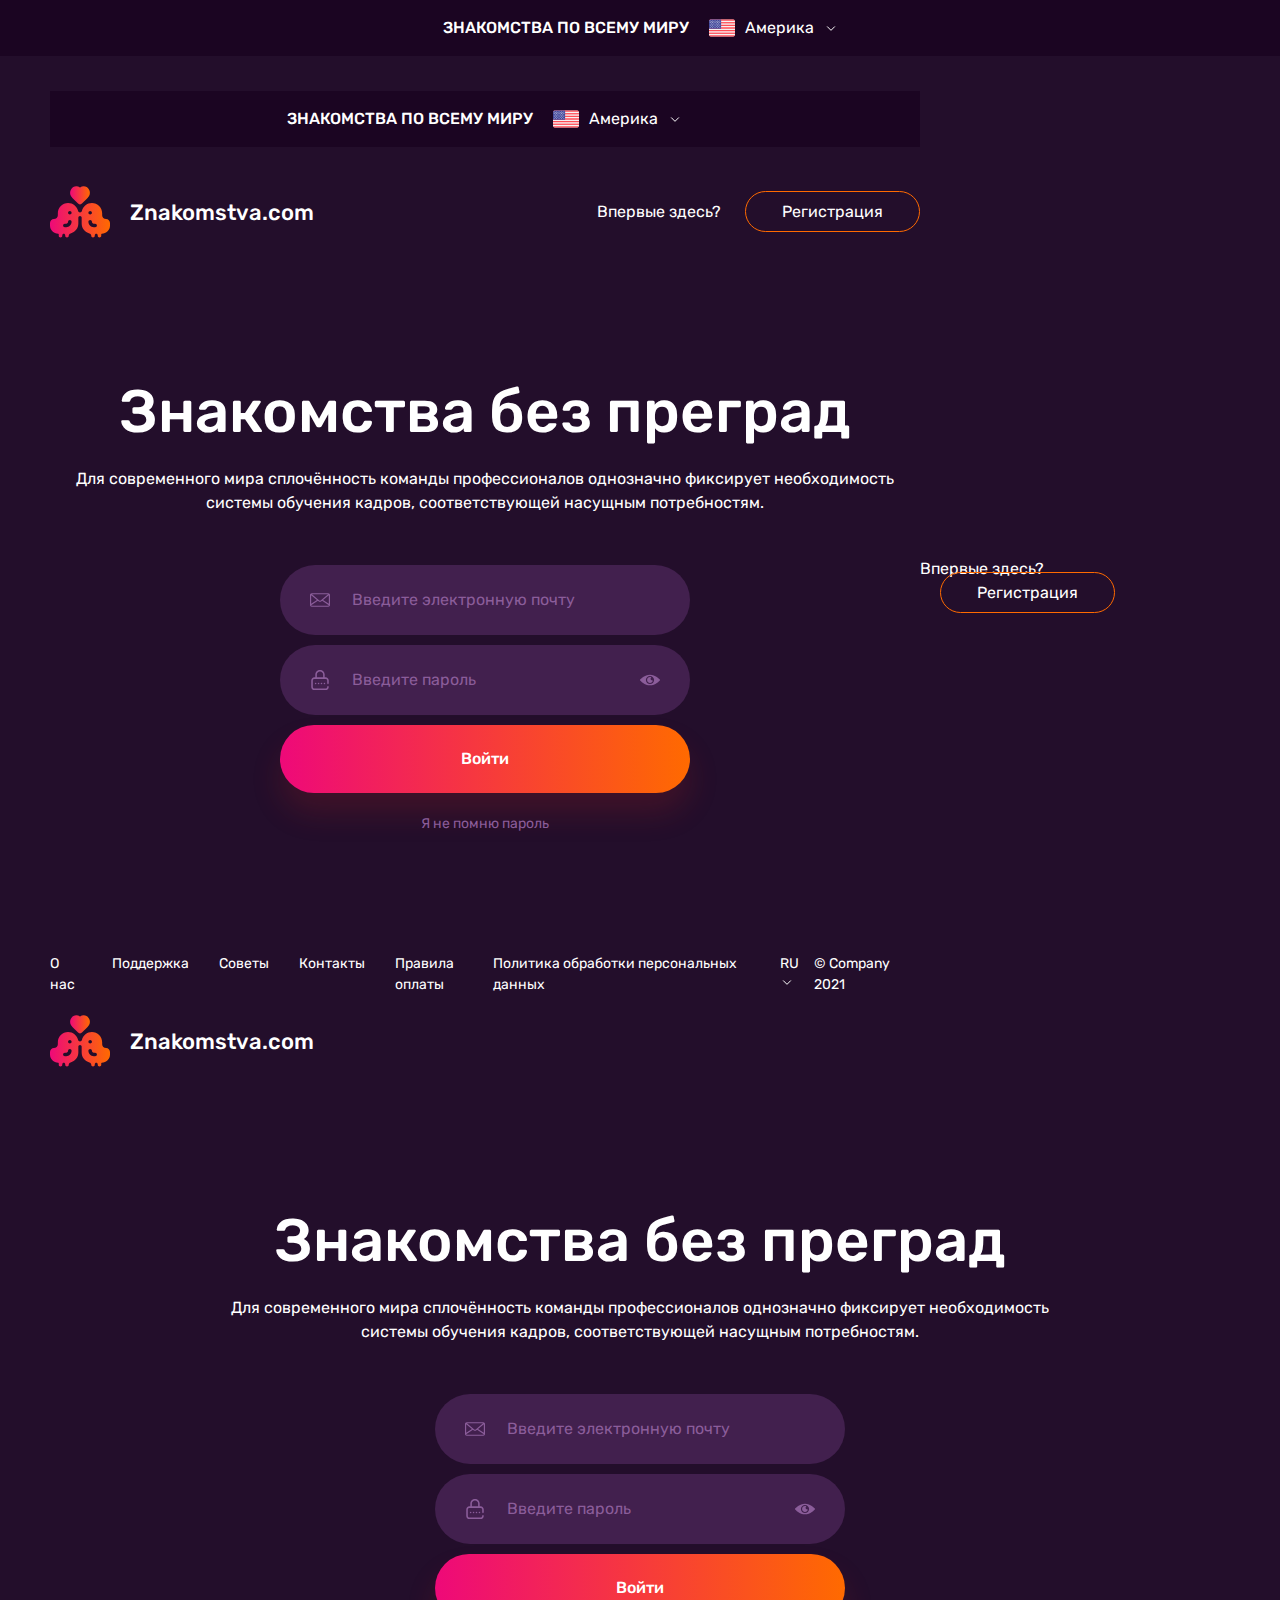
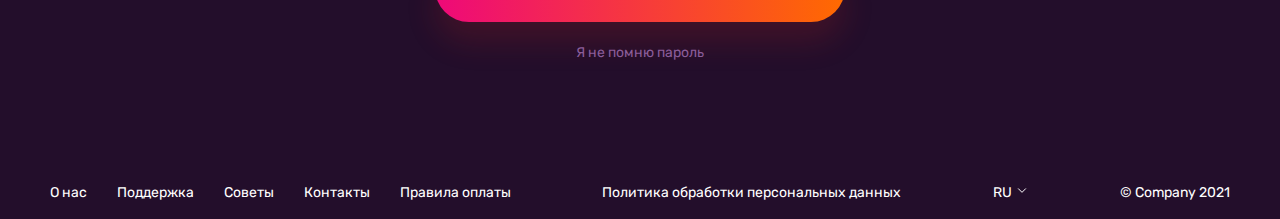
<file: index.html>
<!DOCTYPE html>
<html lang="en">

<head>
    <meta charset="UTF-8">
    <meta http-equiv="X-UA-Compatible" content="IE=edge">
    <meta name="viewport" content="width=device-width, initial-scale=1.0">
    <title>Znakomstva.com</title>
    <link rel="icon" href="./img/logo.svg" sizes="16x16">
    <link rel="preconnect" href="https://fonts.googleapis.com">
    <link rel="preconnect" href="https://fonts.gstatic.com" crossorigin>
    <link href="https://fonts.googleapis.com/css2?family=Rubik:wght@400;500&display=swap" rel="stylesheet">
    <link rel="stylesheet" href="./css/index.css">
</head>

<body>
    <header class="header">
        <div class="header__top">
            <div class="country">
                <span class="country__title">Знакомства по всему миру</span>
                <div class="country__choose">
                    <img class="country__flag" src="./img/usa-icon.svg" alt="America">
                    <span class="country__name">Америка</span>
                    <img class="country__arrow" src="./img/dropdown-icon.svg" alt="America">
                </div>
            </div>
        </div>
        <div class="container">
            <div class="header__bottom">
                <div class="logo"><!DOCTYPE html>
                    <html lang="en">
                    
                    <head>
                        <meta charset="UTF-8">
                        <meta http-equiv="X-UA-Compatible" content="IE=edge">
                        <meta name="viewport" content="width=device-width, initial-scale=1.0">
                        <title>Znakomstva.com</title>
                        <link rel="icon" href="./img/logo.svg" sizes="16x16">
                        <link rel="preconnect" href="https://fonts.googleapis.com">
                        <link rel="preconnect" href="https://fonts.gstatic.com" crossorigin>
                        <link href="https://fonts.googleapis.com/css2?family=Rubik:wght@400;500&display=swap" rel="stylesheet">
                        <link rel="stylesheet" href="./css/index.css">
                    </head>
                    
                    <body>
                        <header class="header">
                            <div class="header__top">
                                <div class="country">
                                    <span class="country__title">Знакомства по всему миру</span>
                                    <div class="country__choose">
                                        <img class="country__flag" src="./img/usa-icon.svg" alt="America">
                                        <span class="country__name">Америка</span>
                                        <img class="country__arrow" src="./img/dropdown-icon.svg" alt="America">
                                    </div>
                                </div>
                            </div>
                            <div class="container">
                                <div class="header__bottom">
                                    <div class="logo">
                                        <a class="logo__link" href="./index.html">
                                            <img class="logo__icon" src="./img/logo.svg" alt="Znakomstva.com">
                                            <span class="logo__text">Znakomstva.com</span>
                                        </a>
                                    </div>
                                    <div class="auth">
                                        <span class="auth__title">Впервые здесь?</span>
                                        <a href="./sign-up.html" class="auth__btn">Регистрация</a>
                                    </div>
                                </div>
                            </div>
                        </header>
                    
                        <main>
                    
                            <svg class="jelly__left" viewBox="0 0 200 200">
                                <defs>
                                    <linearGradient id="gradient" gradientTransform="rotate(90)">
                                        <stop id="gradientStop1" offset="0%" stop-color="#FF6A00" />
                                        <stop id="gradientStop2 " offset="100%" stop-color="#EE0979" />
                                    </linearGradient>
                                </defs>
                                <path d="" fill="url('#gradient')"></path>
                            </svg>
                    
                            <svg class="jelly__right" viewBox="0 0 200 200">
                                <defs>
                                    <linearGradient id="gradient" gradientTransform="rotate(90)">
                                        <stop id="gradientStop1" offset="0%" stop-color="#FF6A00" />
                                        <stop id="gradientStop2 " offset="100%" stop-color="#EE0979" />
                                    </linearGradient>
                                </defs>
                                <path d="" fill="url('#gradient')"></path>
                            </svg>
                    
                            <section class="hero">
                                <div class="container">
                                    <div class="hero__content">
                                        <h1 class="hero__title">Знакомства без преград</h1>
                                        <p class="hero__description">Для современного мира сплочённость команды профессионалов однозначно
                                            фиксирует необходимость системы обучения кадров, соответствующей насущным потребностям. </p>
                                        <form class="auth-form">
                                            <label class="auth-form__label">
                                                <img class="auth-form__icon" src="./img/email.svg" alt="Электронная почта">
                                                <input class="auth-form__input" type="text" placeholder="Введите электронную почту">
                                            </label>
                                            <label class="auth-form__label">
                                                <img class="auth-form__icon" src="./img/password-icon.svg" alt="Пароль">
                                                <input class="auth-form__input" type="password" placeholder="Введите пароль">
                                                <img class="auth-form__eye" src="./img/password-icon-eye.svg" alt="Hide password">
                                            </label>
                                            <button class="btn-gradient">Войти</button>
                                            <div class="auth-form__forgot">Я не помню пароль</div>
                                        </form>
                                    </div>
                                </div>
                            </section>
                        </main>
                    
                        <footer class="footer">
                            <div class="container">
                                <div class="footer__content">
                                    <nav class="footer-nav">
                                        <ul class="footer-nav__list">
                                            <li class="footer-nav__item">
                                                <a class="footer-nav__link" href="#">О нас</a>
                                            </li>
                                            <li class="footer-nav__item">
                                                <a class="footer-nav__link" href="#">Поддержка</a>
                                            </li>
                                            <li class="footer-nav__item">
                                                <a class="footer-nav__link" href="#">Советы</a>
                                            </li>
                                            <li class="footer-nav__item">
                                                <a class="footer-nav__link" href="#">Контакты</a>
                                            </li>
                                            <li class="footer-nav__item">
                                                <a class="footer-nav__link" href="#">Правила оплаты</a>
                                            </li>
                                        </ul>
                                    </nav>
                                    <a href="#" class="footer__policy">
                                        Политика обработки персональных данных
                                    </a>
                                    <div class="footer-lang">
                                        <span>RU</span>
                                        <img src="./img/dropdown-icon.svg" alt="RU">
                                    </div>
                                    <span class="footer__copyright">© Company 2021</span>
                                </div>
                            </div>
                        </footer>
                    
                    
                    
                        <script type="module" src="./js/svg.js"></script>
                    </body>
                    
                    </html>
                    <a class="logo__link" href="./index.html">
                        <img class="logo__icon" src="./img/logo.svg" alt="Znakomstva.com">
                        <span class="logo__text">Znakomstva.com</span>
                    </a>
                </div>
                <div class="auth">
                    <span class="auth__title">Впервые здесь?</span>
                    <a href="./sign-up.html" class="auth__btn">Регистрация</a>
                </div>
            </div>
        </div>
    </header>

    <main>

        <svg class="jelly__left" viewBox="0 0 200 200">
            <defs>
                <linearGradient id="gradient" gradientTransform="rotate(90)">
                    <stop id="gradientStop1" offset="0%" stop-color="#FF6A00" />
                    <stop id="gradientStop2 " offset="100%" stop-color="#EE0979" />
                </linearGradient>
            </defs>
            <path d="" fill="url('#gradient')"></path>
        </svg>

        <svg class="jelly__right" viewBox="0 0 200 200">
            <defs>
                <linearGradient id="gradient" gradientTransform="rotate(90)">
                    <stop id="gradientStop1" offset="0%" stop-color="#FF6A00" />
                    <stop id="gradientStop2 " offset="100%" stop-color="#EE0979" />
                </linearGradient>
            </defs>
            <path d="" fill="url('#gradient')"></path>
        </svg>

        <section class="hero">
            <div class="container">
                <div class="hero__content">
                    <h1 class="hero__title">Знакомства без преград</h1>
                    <p class="hero__description">Для современного мира сплочённость команды профессионалов однозначно
                        фиксирует необходимость системы обучения кадров, соответствующей насущным потребностям. </p>
                    <form class="auth-form">
                        <label class="auth-form__label">
                            <img class="auth-form__icon" src="./img/email.svg" alt="Электронная почта">
                            <input class="auth-form__input" type="text" placeholder="Введите электронную почту">
                        </label>
                        <label class="auth-form__label">
                            <img class="auth-form__icon" src="./img/password-icon.svg" alt="Пароль">
                            <input class="auth-form__input" type="password" placeholder="Введите пароль">
                            <img class="auth-form__eye" src="./img/password-icon-eye.svg" alt="Hide password">
                        </label>
                        <button class="btn-gradient">Войти</button>
                        <div class="auth-form__forgot">Я не помню пароль</div>
                    </form>
                </div>
            </div>
        </section>
    </main>

    <footer class="footer">
        <div class="container">
            <div class="footer__content">
                <nav class="footer-nav">
                    <ul class="footer-nav__list">
                        <li class="footer-nav__item">
                            <a class="footer-nav__link" href="#">О нас</a>
                        </li>
                        <li class="footer-nav__item">
                            <a class="footer-nav__link" href="#">Поддержка</a>
                        </li>
                        <li class="footer-nav__item">
                            <a class="footer-nav__link" href="#">Советы</a>
                        </li>
                        <li class="footer-nav__item">
                            <a class="footer-nav__link" href="#">Контакты</a>
                        </li>
                        <li class="footer-nav__item">
                            <a class="footer-nav__link" href="#">Правила оплаты</a>
                        </li>
                    </ul>
                </nav>
                <a href="#" class="footer__policy">
                    Политика обработки персональных данных
                </a>
                <div class="footer-lang">
                    <span>RU</span>
                    <img src="./img/dropdown-icon.svg" alt="RU">
                </div>
                <span class="footer__copyright">© Company 2021</span>
            </div>
        </div>
    </footer>



    <script type="module" src="./js/svg.js"></script>
</body>

</html>
</file>
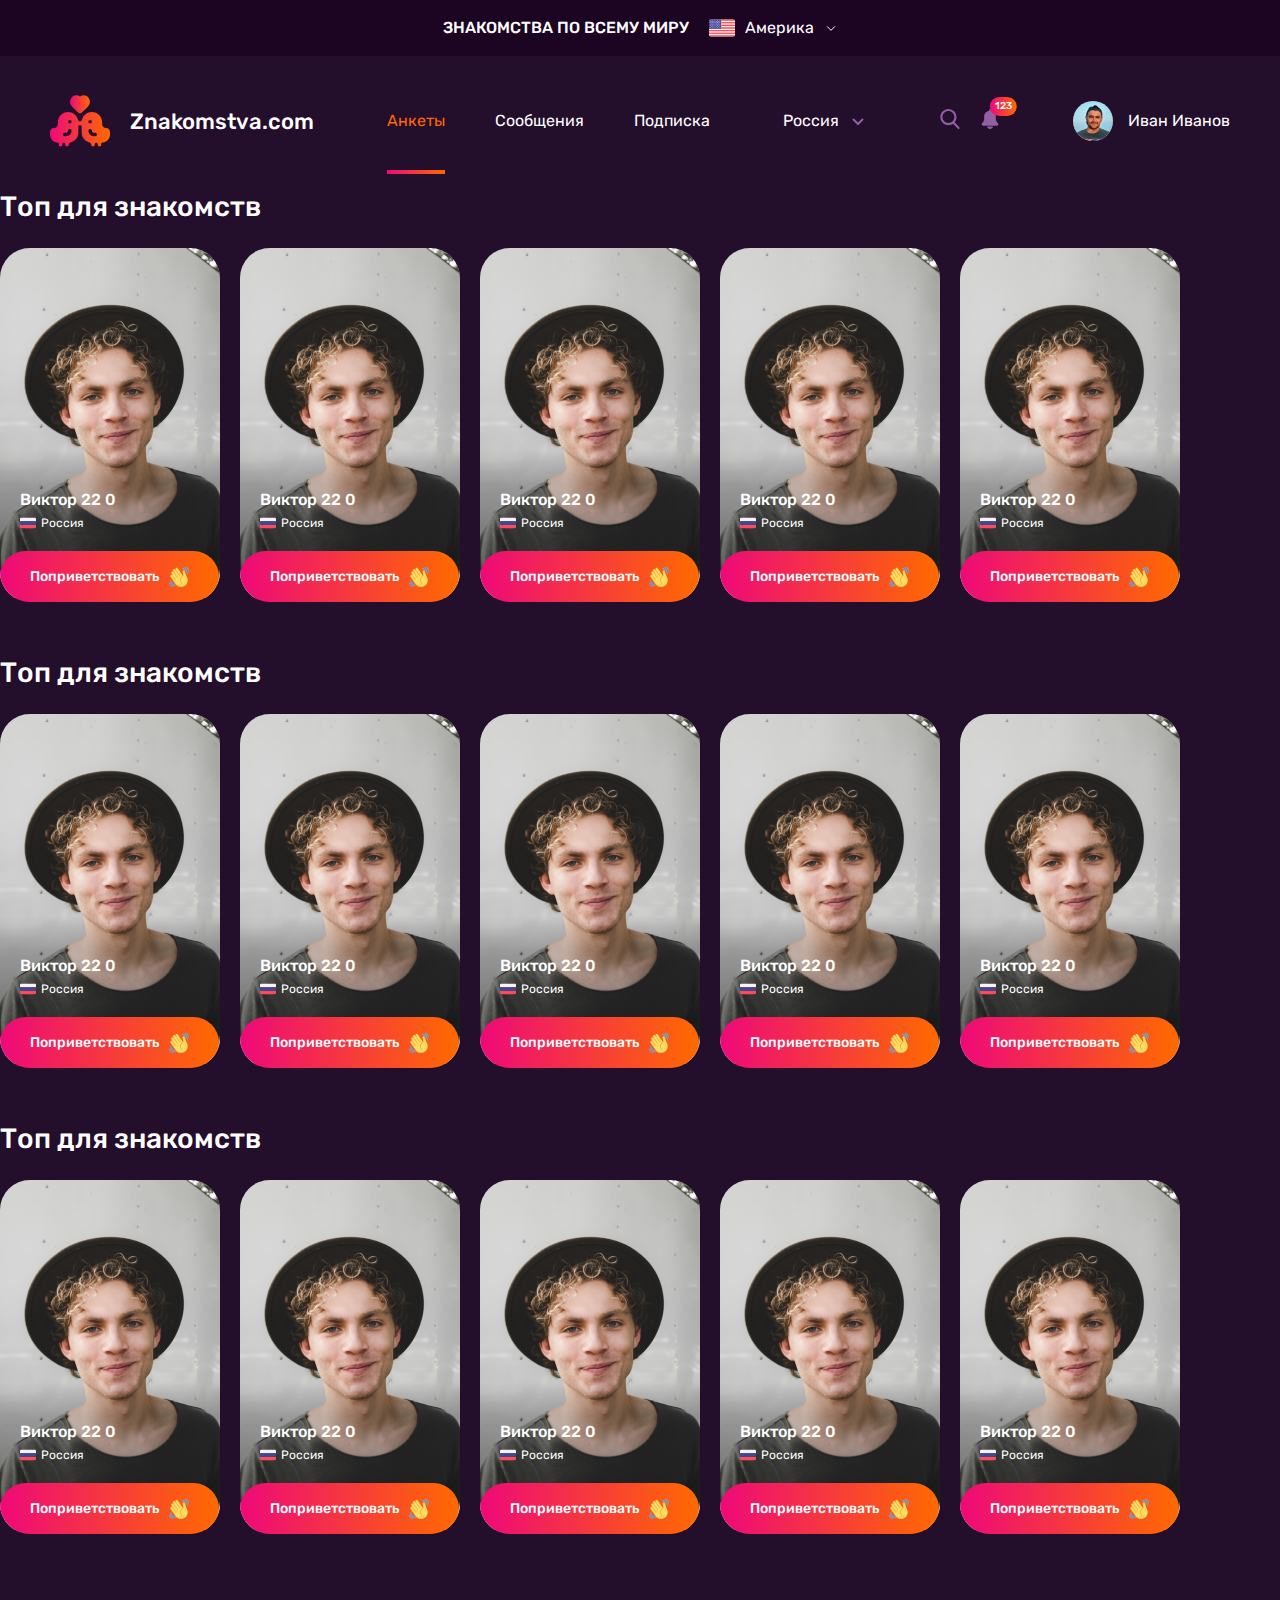
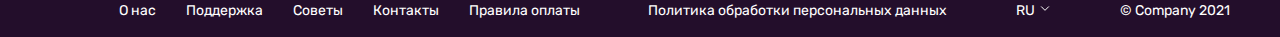
<file: ankets.html>
<!DOCTYPE html>
<html lang="en">
<head>
    <meta charset="UTF-8">
    <meta http-equiv="X-UA-Compatible" content="IE=edge">
    <meta name="viewport" content="width=device-width, initial-scale=1.0">
    <title>Znakomstva.com</title>
    <link rel="icon" href="./img/logo.svg" sizes="16x16">
    <link rel="preconnect" href="https://fonts.googleapis.com">
    <link rel="preconnect" href="https://fonts.gstatic.com" crossorigin>
    <link href="https://fonts.googleapis.com/css2?family=Rubik:wght@400;500&display=swap" rel="stylesheet">
    <link rel="stylesheet" href="./css/index.css">
</head>
<body>
    <header class="header">
        <div class="header__top">
            <div class="country">
                <span class="country__title">Знакомства по всему миру</span>
                <div class="country__choose">
                    <img class="country__flag" src="./img/usa-icon.svg" alt="America">
                    <span class="country__name">Америка</span>
                    <img class="country__arrow" src="./img/dropdown-icon.svg" alt="America">
                </div>
            </div>
        </div>
        <div class="container">
            <div class="header__bottom">
                <div class="logo">
                    <a class="logo__link" href="./index.html">
                        <img class="logo__icon" src="./img/logo.svg" alt="Znakomstva.com">
                        <span class="logo__text">Znakomstva.com</span>
                    </a>
                </div>

                <nav class="header-nav">
                    <ul class="header-nav__list">
                        <li class="header-nav__item">
                            <a class="header-nav__link active" href="./ankets.html">Анкеты</a>
                        </li>
                        <li class="header-nav__item">
                            <a class="header-nav__link" href="#">Сообщения</a>
                        </li>
                        <li class="header-nav__item">
                            <a class="header-nav__link" href="#">Подписка</a>
                        </li>
                    </ul>
                </nav>

                <div class="header-country">
                    <span class="header-country__name">Россия</span>
                    <img class="header-country__icon" src="./img/dropdown-icon-violette.svg" alt="RU">
                </div>


                <div class="widgets">
                    <div class="widgets__search search">
                        <img class="search__icon" src="./img/search.svg" alt="Search">
                    </div>
                    <div class="widgets__notification notification">
                        <img class="notification__icon" src="./img/bell.svg" alt="Bell">
                        <span class="notification__count">123</span>
                    </div>
                </div>



               <a href="./profile.html" class="header-user"> 
                    <img class="header-user__photo" src="./img/ivan.jpg" alt="Иван Иванов">
                    <span class="header-user__name">Иван Иванов</span>
                </div>
            </div>
        </div>
    </header>


    <main class="ankets">
        <section class="top-meetings">
            <div class="container">
                <div class="top-meetings__content">
                    <h3 class="top-meetings__title">Топ для знакомств</h3>
                    <div class="row">
                        <div class="row__column">
                            <div class="top-item">
                                <img class="top-item__image" src="./img/viktor.jpg" alt="Виктор">
                                <div class="top-item__content">
                                    <h4 class="top-item__name">Виктор <span>22</span> <span class="top-item__status">0</span></h4>
                                    <div class="top-item__country">
                                        <img src="./img/russia.svg" alt="russia">
                                        <span>Россия</span>
                                    </div>
                                    <button class="btn-hi">
                                        Поприветствовать
                                        <img src="./img/hi.svg" alt="hi">
                                    </button>
                                </div>
                            </div>
                        </div>
                        <div class="row__column">
                            <div class="top-item">
                                <img class="top-item__image" src="./img/viktor.jpg" alt="Виктор">
                                <div class="top-item__content">
                                    <h4 class="top-item__name">Виктор <span>22</span> <span class="top-item__status">0</span></h4>
                                    <div class="top-item__country">
                                        <img src="./img/russia.svg" alt="russia">
                                        <span>Россия</span>
                                    </div>
                                    <button class="btn-hi">
                                        Поприветствовать
                                        <img src="./img/hi.svg" alt="hi">
                                    </button>
                                </div>
                            </div>
                        </div>
                        <div class="row__column">
                            <div class="top-item">
                                <img class="top-item__image" src="./img/viktor.jpg" alt="Виктор">
                                <div class="top-item__content">
                                    <h4 class="top-item__name">Виктор <span>22</span> <span class="top-item__status">0</span></h4>
                                    <div class="top-item__country">
                                        <img src="./img/russia.svg" alt="russia">
                                        <span>Россия</span>
                                    </div>
                                    <button class="btn-hi">
                                        Поприветствовать
                                        <img src="./img/hi.svg" alt="hi">
                                    </button>
                                </div>
                            </div>
                        </div>
                        <div class="row__column">
                            <div class="top-item">
                                <img class="top-item__image" src="./img/viktor.jpg" alt="Виктор">
                                <div class="top-item__content">
                                    <h4 class="top-item__name">Виктор <span>22</span> <span class="top-item__status">0</span></h4>
                                    <div class="top-item__country">
                                        <img src="./img/russia.svg" alt="russia">
                                        <span>Россия</span>
                                    </div>
                                    <button class="btn-hi">
                                        Поприветствовать
                                        <img src="./img/hi.svg" alt="hi">
                                    </button>
                                </div>
                            </div>
                        </div>
                        <div class="row__column">
                            <div class="top-item">
                                <img class="top-item__image" src="./img/viktor.jpg" alt="Виктор">
                                <div class="top-item__content">
                                    <h4 class="top-item__name">Виктор <span>22</span> <span class="top-item__status">0</span></h4>
                                    <div class="top-item__country">
                                        <img src="./img/russia.svg" alt="russia">
                                        <span>Россия</span>
                                    </div>
                                    <button class="btn-hi">
                                        Поприветствовать
                                        <img src="./img/hi.svg" alt="hi">
                                    </button>
                                </div>
                            </div>
                        </div>
                    </div>
                </div>
                <div class="top-meetings__content">
                    <h3 class="top-meetings__title">Топ для знакомств</h3>
                    <div class="row">
                        <div class="row__column">
                            <div class="top-item">
                                <img class="top-item__image" src="./img/viktor.jpg" alt="Виктор">
                                <div class="top-item__content">
                                    <h4 class="top-item__name">Виктор <span>22</span> <span class="top-item__status">0</span></h4>
                                    <div class="top-item__country">
                                        <img src="./img/russia.svg" alt="russia">
                                        <span>Россия</span>
                                    </div>
                                    <button class="btn-hi">
                                        Поприветствовать
                                        <img src="./img/hi.svg" alt="hi">
                                    </button>
                                </div>
                            </div>
                        </div>
                        <div class="row__column">
                            <div class="top-item">
                                <img class="top-item__image" src="./img/viktor.jpg" alt="Виктор">
                                <div class="top-item__content">
                                    <h4 class="top-item__name">Виктор <span>22</span> <span class="top-item__status">0</span></h4>
                                    <div class="top-item__country">
                                        <img src="./img/russia.svg" alt="russia">
                                        <span>Россия</span>
                                    </div>
                                    <button class="btn-hi">
                                        Поприветствовать
                                        <img src="./img/hi.svg" alt="hi">
                                    </button>
                                </div>
                            </div>
                        </div>
                        <div class="row__column">
                            <div class="top-item">
                                <img class="top-item__image" src="./img/viktor.jpg" alt="Виктор">
                                <div class="top-item__content">
                                    <h4 class="top-item__name">Виктор <span>22</span> <span class="top-item__status">0</span></h4>
                                    <div class="top-item__country">
                                        <img src="./img/russia.svg" alt="russia">
                                        <span>Россия</span>
                                    </div>
                                    <button class="btn-hi">
                                        Поприветствовать
                                        <img src="./img/hi.svg" alt="hi">
                                    </button>
                                </div>
                            </div>
                        </div>
                        <div class="row__column">
                            <div class="top-item">
                                <img class="top-item__image" src="./img/viktor.jpg" alt="Виктор">
                                <div class="top-item__content">
                                    <h4 class="top-item__name">Виктор <span>22</span> <span class="top-item__status">0</span></h4>
                                    <div class="top-item__country">
                                        <img src="./img/russia.svg" alt="russia">
                                        <span>Россия</span>
                                    </div>
                                    <button class="btn-hi">
                                        Поприветствовать
                                        <img src="./img/hi.svg" alt="hi">
                                    </button>
                                </div>
                            </div>
                        </div>
                        <div class="row__column">
                            <div class="top-item">
                                <img class="top-item__image" src="./img/viktor.jpg" alt="Виктор">
                                <div class="top-item__content">
                                    <h4 class="top-item__name">Виктор <span>22</span> <span class="top-item__status">0</span></h4>
                                    <div class="top-item__country">
                                        <img src="./img/russia.svg" alt="russia">
                                        <span>Россия</span>
                                    </div>
                                    <button class="btn-hi">
                                        Поприветствовать
                                        <img src="./img/hi.svg" alt="hi">
                                    </button>
                                </div>
                            </div>
                        </div>
                    </div>
                </div>
                <div class="top-meetings__content">
                    <h3 class="top-meetings__title">Топ для знакомств</h3>
                    <div class="row">
                        <div class="row__column">
                            <div class="top-item">
                                <img class="top-item__image" src="./img/viktor.jpg" alt="Виктор">
                                <div class="top-item__content">
                                    <h4 class="top-item__name">Виктор <span>22</span> <span class="top-item__status">0</span></h4>
                                    <div class="top-item__country">
                                        <img src="./img/russia.svg" alt="russia">
                                        <span>Россия</span>
                                    </div>
                                    <button class="btn-hi">
                                        Поприветствовать
                                        <img src="./img/hi.svg" alt="hi">
                                    </button>
                                </div>
                            </div>
                        </div>
                        <div class="row__column">
                            <div class="top-item">
                                <img class="top-item__image" src="./img/viktor.jpg" alt="Виктор">
                                <div class="top-item__content">
                                    <h4 class="top-item__name">Виктор <span>22</span> <span class="top-item__status">0</span></h4>
                                    <div class="top-item__country">
                                        <img src="./img/russia.svg" alt="russia">
                                        <span>Россия</span>
                                    </div>
                                    <button class="btn-hi">
                                        Поприветствовать
                                        <img src="./img/hi.svg" alt="hi">
                                    </button>
                                </div>
                            </div>
                        </div>
                        <div class="row__column">
                            <div class="top-item">
                                <img class="top-item__image" src="./img/viktor.jpg" alt="Виктор">
                                <div class="top-item__content">
                                    <h4 class="top-item__name">Виктор <span>22</span> <span class="top-item__status">0</span></h4>
                                    <div class="top-item__country">
                                        <img src="./img/russia.svg" alt="russia">
                                        <span>Россия</span>
                                    </div>
                                    <button class="btn-hi">
                                        Поприветствовать
                                        <img src="./img/hi.svg" alt="hi">
                                    </button>
                                </div>
                            </div>
                        </div>
                        <div class="row__column">
                            <div class="top-item">
                                <img class="top-item__image" src="./img/viktor.jpg" alt="Виктор">
                                <div class="top-item__content">
                                    <h4 class="top-item__name">Виктор <span>22</span> <span class="top-item__status">0</span></h4>
                                    <div class="top-item__country">
                                        <img src="./img/russia.svg" alt="russia">
                                        <span>Россия</span>
                                    </div>
                                    <button class="btn-hi">
                                        Поприветствовать
                                        <img src="./img/hi.svg" alt="hi">
                                    </button>
                                </div>
                            </div>
                        </div>
                        <div class="row__column">
                            <div class="top-item">
                                <img class="top-item__image" src="./img/viktor.jpg" alt="Виктор">
                                <div class="top-item__content">
                                    <h4 class="top-item__name">Виктор <span>22</span> <span class="top-item__status">0</span></h4>
                                    <div class="top-item__country">
                                        <img src="./img/russia.svg" alt="russia">
                                        <span>Россия</span>
                                    </div>
                                    <button class="btn-hi">
                                        Поприветствовать
                                        <img src="./img/hi.svg" alt="hi">
                                    </button>
                                </div>
                            </div>
                        </div>
                    </div>
                </div>
            </div>
        </section>
    </main>



    <footer class="footer">
        <div class="container">
            <div class="footer__content">
                <nav class="footer-nav">
                    <ul class="footer-nav__list">
                        <li class="footer-nav__item">
                            <a class="footer-nav__link" href="#">О нас</a>
                        </li>
                        <li class="footer-nav__item">
                            <a class="footer-nav__link" href="#">Поддержка</a>
                        </li>
                        <li class="footer-nav__item">
                            <a class="footer-nav__link" href="#">Советы</a>
                        </li>
                        <li class="footer-nav__item">
                            <a class="footer-nav__link" href="#">Контакты</a>
                        </li>
                        <li class="footer-nav__item">
                            <a class="footer-nav__link" href="#">Правила оплаты</a>
                        </li>
                    </ul>
                </nav>
                <a href="#" class="footer__policy">
                    Политика обработки персональных данных
                </a>
                <div class="footer-lang">
                    <span>RU</span>
                    <img src="./img/dropdown-icon.svg" alt="RU">
                </div>
                <span class="footer__copyright">© Company 2021</span>
            </div>
        </div>
    </footer>
</body>
</html>
</file>
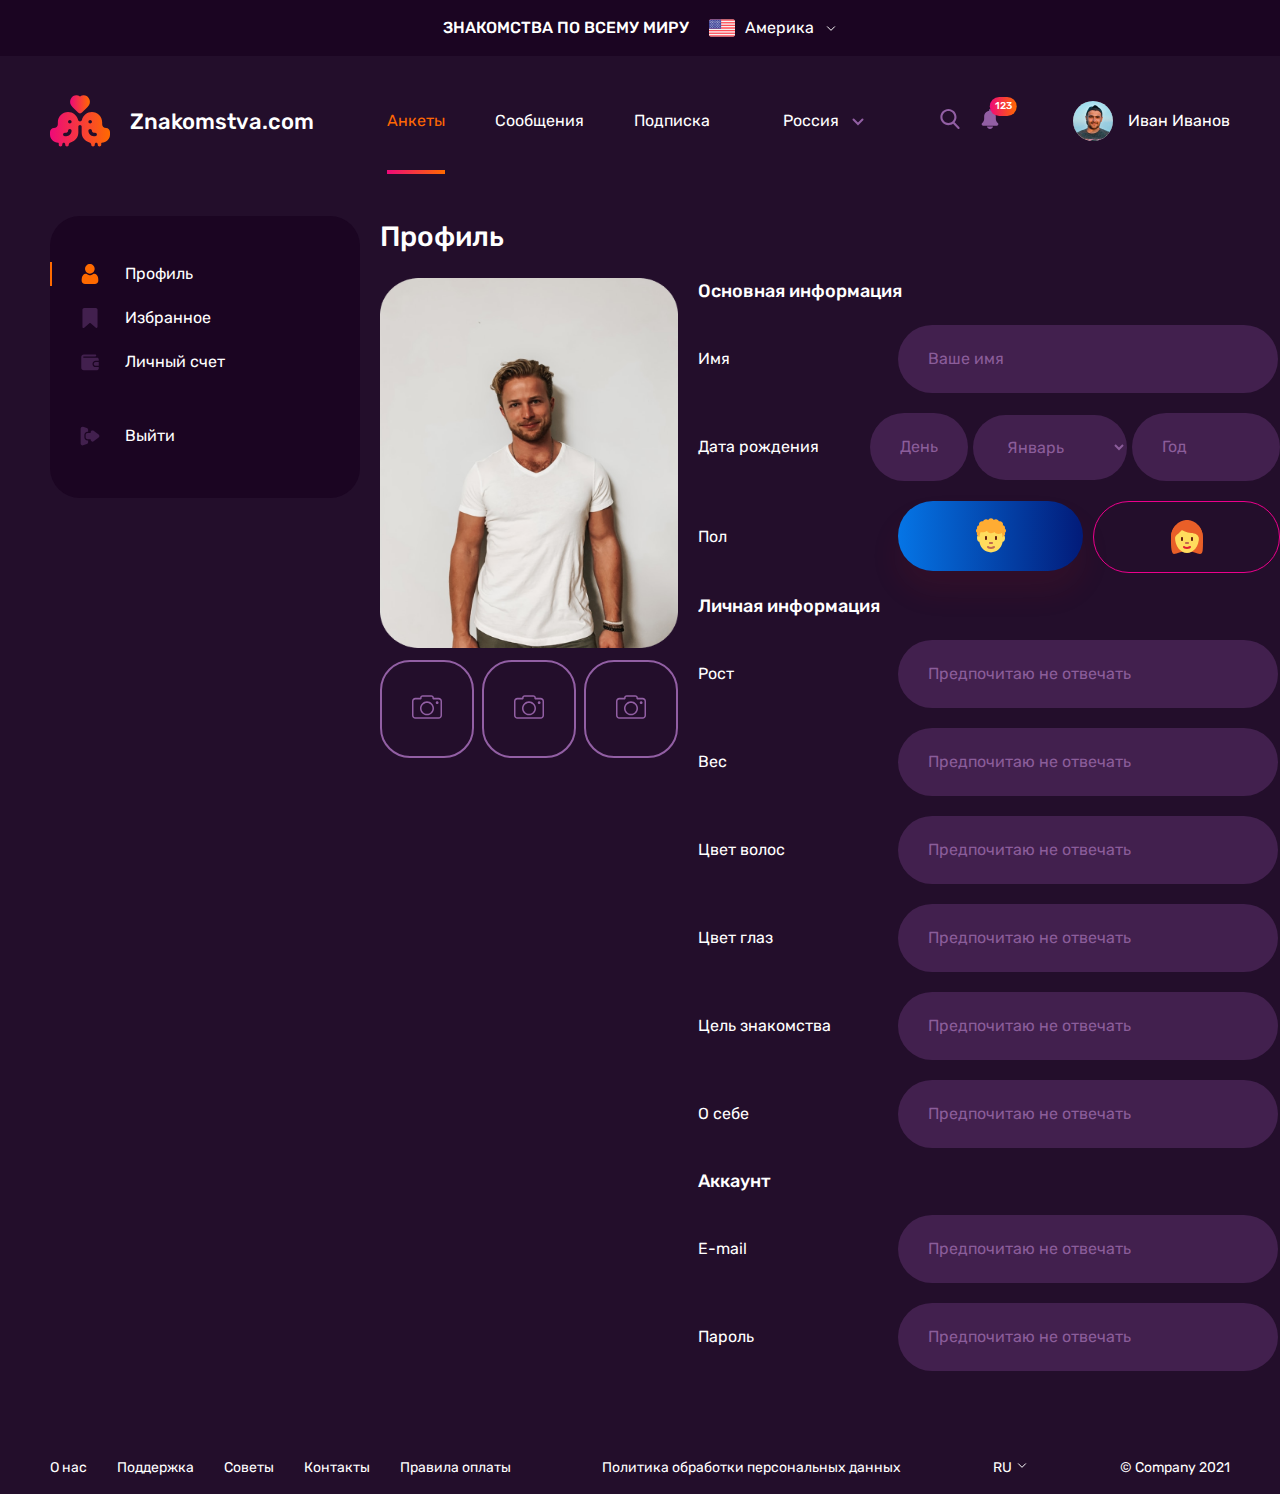
<file: profile.html>
<!DOCTYPE html>
<html lang="en">

<head>
  <meta charset="UTF-8">
  <meta http-equiv="X-UA-Compatible" content="IE=edge">
  <meta name="viewport" content="width=device-width, initial-scale=1.0">
  <title>Znakomstva.com</title>
  <link rel="icon" href="./img/logo.svg" sizes="16x16">
  <link rel="preconnect" href="https://fonts.googleapis.com">
  <link rel="preconnect" href="https://fonts.gstatic.com" crossorigin>
  <link href="https://fonts.googleapis.com/css2?family=Rubik:wght@400;500&display=swap" rel="stylesheet">
  <link rel="stylesheet" href="./css/index.css">
</head>

<body>
  <header class="header">
    <div class="header__top">
      <div class="country">
        <span class="country__title">Знакомства по всему миру</span>
        <div class="country__choose">
          <img class="country__flag" src="./img/usa-icon.svg" alt="America">
          <span class="country__name">Америка</span>
          <img class="country__arrow" src="./img/dropdown-icon.svg" alt="America">
        </div>
      </div>
    </div>
    <div class="container">
      <div class="header__bottom">
        <div class="logo">
          <a class="logo__link" href="./index.html">
            <img class="logo__icon" src="./img/logo.svg" alt="Znakomstva.com">
            <span class="logo__text">Znakomstva.com</span>
          </a>
        </div>

        <nav class="header-nav">
          <ul class="header-nav__list">
            <li class="header-nav__item">
              <a class="header-nav__link active" href="#">Анкеты</a>
            </li>
            <li class="header-nav__item">
              <a class="header-nav__link" href="#">Сообщения</a>
            </li>
            <li class="header-nav__item">
              <a class="header-nav__link" href="#">Подписка</a>
            </li>
          </ul>
        </nav>

        <div class="header-country">
          <span class="header-country__name">Россия</span>
          <img class="header-country__icon" src="./img/dropdown-icon-violette.svg" alt="RU">
        </div>


        <div class="widgets">
          <div class="widgets__search search">
            <img class="search__icon" src="./img/search.svg" alt="Search">
          </div>
          <div class="widgets__notification notification">
            <img class="notification__icon" src="./img/bell.svg" alt="Bell">
            <span class="notification__count">123</span>
          </div>
        </div>



        <div class="header-user">
          <img class="header-user__photo" src="./img/ivan.jpg" alt="Иван Иванов">
          <span class="header-user__name">Иван Иванов</span>
        </div>
      </div>
    </div>
  </header>

  <main class="profile-page">
    <section>
      <div class="container">
        <div class="profile-page__wrapper">

          <aside class="profile-sidebar">
            <ul class="profile-sidebar__list">
              <li class="profile-sidebar__item profile-sidebar__item_active">
                <a class="profile-sidebar__link" href="#">
                  <svg width="20" height="20" viewBox="0 0 20 20" fill="none" xmlns="http://www.w3.org/2000/svg">
                    <path
                      d="M9.8582 9.63406C11.1817 9.63406 12.3278 9.15936 13.2642 8.22278C14.2007 7.28635 14.6754 6.14057 14.6754 4.81688C14.6754 3.49364 14.2007 2.34771 13.2641 1.41097C12.3275 0.474699 11.1816 0 9.8582 0C8.5345 0 7.38872 0.474699 6.4523 1.41113C5.51587 2.34756 5.04102 3.49349 5.04102 4.81688C5.04102 6.14057 5.51587 7.2865 6.45245 8.22293C7.38903 9.1592 8.53496 9.63406 9.8582 9.63406Z"
                      fill="#42204E" />
                    <path
                      d="M18.2862 15.379C18.2592 14.9893 18.2046 14.5642 18.1242 14.1152C18.043 13.663 17.9385 13.2354 17.8134 12.8446C17.6841 12.4407 17.5083 12.0419 17.291 11.6597C17.0655 11.2629 16.8006 10.9175 16.5034 10.6332C16.1926 10.3358 15.812 10.0967 15.372 9.92229C14.9334 9.7488 14.4474 9.66091 13.9276 9.66091C13.7234 9.66091 13.526 9.74468 13.1446 9.99294C12.91 10.146 12.6355 10.323 12.3291 10.5188C12.0671 10.6857 11.7121 10.8421 11.2738 10.9837C10.8461 11.1221 10.4118 11.1923 9.98318 11.1923C9.55456 11.1923 9.12045 11.1221 8.69229 10.9837C8.25437 10.8422 7.89945 10.6858 7.63776 10.5189C7.33427 10.325 7.05961 10.148 6.82142 9.99279C6.44056 9.74453 6.24296 9.66076 6.0388 9.66076C5.51878 9.66076 5.03295 9.7488 4.59456 9.92245C4.15481 10.0965 3.7741 10.3357 3.46297 10.6334C3.16589 10.9178 2.90084 11.2631 2.67562 11.6597C2.45849 12.0419 2.28271 12.4406 2.15332 12.8448C2.02835 13.2356 1.92383 13.663 1.84265 14.1152C1.76224 14.5635 1.70761 14.9888 1.6806 15.3794C1.65405 15.7621 1.64062 16.1593 1.64062 16.5605C1.64062 17.6045 1.9725 18.4496 2.62695 19.073C3.27331 19.688 4.12856 20.0001 5.1686 20.0001H14.7987C15.8387 20.0001 16.6937 19.6882 17.3402 19.073C17.9948 18.4501 18.3267 17.6048 18.3267 16.5603C18.3265 16.1573 18.3129 15.7598 18.2862 15.379V15.379Z"
                      fill="#42204E" />
                  </svg>
                  Профиль
                </a>
              </li>
              <li class="profile-sidebar__item">
                <a class="profile-sidebar__link" href="#">
                  <svg width="20" height="20" viewBox="0 0 20 20" fill="none" xmlns="http://www.w3.org/2000/svg">
                    <path
                      d="M15.8323 0H4.22803C3.28295 0 2.45312 0.777476 2.45312 1.69775V18.8639C2.45312 19.172 2.53886 19.4287 2.67704 19.6271C2.84229 19.8642 3.10836 20.0001 3.39368 20C3.66343 20 3.95064 19.8799 4.21586 19.6534L9.40759 15.2453C9.56794 15.1084 9.79826 15.0299 10.0377 15.0299C10.2771 15.0299 10.507 15.1084 10.6678 15.2457L15.8422 19.6527C16.1083 19.8799 16.3757 20.0001 16.645 20.0001C17.1004 20.0001 17.5443 19.6488 17.5443 18.864V1.69775C17.5443 0.777476 16.7773 0 15.8323 0Z"
                      fill="#42204E" />
                  </svg>
                  Избранное
                </a>
              </li>
              <li class="profile-sidebar__item">
                <a class="profile-sidebar__link" href="#">
                  <svg width="20" height="20" viewBox="0 0 20 20" fill="none" xmlns="http://www.w3.org/2000/svg">
                    <path
                      d="M18.75 15V16.5625C18.75 17.4244 18.0487 18.125 17.1875 18.125H3.75C2.37125 18.125 1.25 17.0037 1.25 15.625C1.25 15.625 1.25 5.00938 1.25 5C1.25 3.62125 2.37125 2.5 3.75 2.5H15.3125C15.8306 2.5 16.25 2.92 16.25 3.4375C16.25 3.955 15.8306 4.375 15.3125 4.375H3.75C3.40563 4.375 3.125 4.655 3.125 5C3.125 5.345 3.40563 5.625 3.75 5.625H17.1875C18.0487 5.625 18.75 6.32562 18.75 7.1875V8.75H15.625C13.9019 8.75 12.5 10.1519 12.5 11.875C12.5 13.5981 13.9019 15 15.625 15H18.75Z"
                      fill="#42204E" />
                    <path
                      d="M18.75 10V13.75H15.625C14.5894 13.75 13.75 12.9106 13.75 11.875C13.75 10.8394 14.5894 10 15.625 10H18.75Z"
                      fill="#42204E" />
                  </svg>
                  Личный счет
                </a>
              </li>
              <li class="profile-sidebar__item">
                <a class="profile-sidebar__link" href="#">
                  <svg width="20" height="20" viewBox="0 0 20 20" fill="none" xmlns="http://www.w3.org/2000/svg">
                    <path
                      d="M2.65113 0.63088C1.60435 0.555326 0.628906 1.39289 0.628906 2.49905V17.5276C0.628906 18.5782 1.50823 19.4369 2.56065 19.4031C2.56228 19.4031 2.56392 19.4031 2.56555 19.4031C2.74461 19.396 2.92578 19.3649 3.10105 19.3065L6.85329 18.0533C7.61618 17.7987 8.13827 17.0828 8.13827 16.2744V14.394H7.51473C5.80797 14.3942 4.38091 12.9671 4.38114 11.2604V8.76134C4.38091 7.05456 5.80797 5.6324 7.51473 5.63264H8.13827V3.75713C8.13827 2.9487 7.61705 2.22813 6.85329 1.97332L3.10105 0.720131C2.95122 0.670136 2.80067 0.641673 2.65113 0.63088ZM12.6681 4.39534C12.33 4.37627 11.9916 4.45181 11.6912 4.60197C11.0904 4.90237 10.6373 5.50138 10.6373 6.25618V6.88461H7.51473C6.48481 6.88461 5.63311 7.7314 5.63311 8.76134V11.2604C5.63311 12.2903 6.48481 13.142 7.51473 13.142H10.6373V13.7655C10.6373 15.2751 12.4385 16.1776 13.6462 15.2718L18.6553 11.5147C19.1422 11.1495 19.4209 10.5701 19.4035 9.96196C19.3872 9.39172 19.1135 8.85553 18.6553 8.51192L13.6462 4.7548C13.3443 4.52835 13.0062 4.41442 12.6681 4.39534Z"
                      fill="#42204E" />
                  </svg>
                  Выйти
                </a>
              </li>
            </ul>
          </aside>

          <div class="profile-page__content">
            <h1 class="title">Профиль</h1>
            <div class="profile-page__row">
              <div class="profile-page__photos">
                <img class="profile-page__avatar" src="./img/vikto.png" alt="Виктор">
                <div class="profile-page__photos_little">
                  <div class="profile-page__camera">
                    <img src="./img/camera.svg" alt="camera">
                  </div>
                  <div class="profile-page__camera">
                    <img src="./img/camera.svg" alt="camera">
                  </div>
                  <div class="profile-page__camera">
                    <img src="./img/camera.svg" alt="camera">
                  </div>
                </div>
              </div>
              <form class="profile-form">
                <h3 class="profile-form__title">Основная информация</h3>
                <label class="profile-form__label">
                  <span class="profile-form__text">Имя</span>
                  <input class="input" type="text" placeholder="Ваше имя">
                </label>
                <label class="profile-form__label  profile-form__birth-date">
                  <span class="profile-form__text">Дата рождения</span>
                  <input type="text" class="input" placeholder="День">
                  <select>
                    <option>Январь</option>
                    <option>Февраль</option>
                    <option>Март</option>
                    <option>Апрель</option>
                    <option>Май</option>
                    <option>Июнь</option>
                    <option>Июль</option>
                    <option>Август</option>
                    <option>Сентябрь</option>
                    <option>Октябрь</option>
                    <option>Ноябрь</option>
                    <option>Декабрь</option>
                  </select>
                  <input type="text" class="auth-form__year" placeholder="Год">
                </label> 

                <label class="profile-form__label">
                  <span class="profile-form__text">Пол</span>
                  <div class="profile-form__gender">
                  <div>
                    <img src="./img/male-icon.svg" alt="Man">
                  </div>
                  <div>
                    <img src="./img/female-icon.svg" alt="Woman">
                  </div>
                </div>
                </label> 

                <h3 class="profile-form__title">Личная информация</h3> 

                <label class="profile-form__label">
                  <span class="profile-form__text">Рост</span>
                  <input class="input" type="text" placeholder="Предпочитаю не отвечать"> 
                </label>
                <label class="profile-form__label">
                  <span class="profile-form__text">Вес</span>
                  <input class="input" type="text" placeholder="Предпочитаю не отвечать"> 
                </label>
                <label class="profile-form__label">
                  <span class="profile-form__text">Цвет волос</span>
                  <input class="input" type="text" placeholder="Предпочитаю не отвечать"> 
                </label>
                <label class="profile-form__label">
                  <span class="profile-form__text">Цвет глаз</span>
                  <input class="input" type="text" placeholder="Предпочитаю не отвечать"> 
                </label>
                <label class="profile-form__label">
                  <span class="profile-form__text">Цель знакомства</span>
                  <input class="input" type="text" placeholder="Предпочитаю не отвечать"> 
                </label>
                <label class="profile-form__label">
                  <span class="profile-form__text">О себе</span>
                  <input class="input" type="text" placeholder="Предпочитаю не отвечать"> 
                </label>

                <h3 class="profile-form__title">Аккаунт</h3> 

                <label class="profile-form__label">
                  <span class="profile-form__text">E-mail</span>
                  <input class="input" type="text" placeholder="Предпочитаю не отвечать"> 
                </label>
                <label class="profile-form__label">
                  <span class="profile-form__text">Пароль</span>
                  <input class="input" type="text" placeholder="Предпочитаю не отвечать"> 
                </label>

              </form>
            </div>
          </div>
        </div>
      </div>
    </section>
  </main>

  <footer class="footer">
    <div class="container">
      <div class="footer__content">
        <nav class="footer-nav">
          <ul class="footer-nav__list">
            <li class="footer-nav__item">
              <a class="footer-nav__link" href="#">О нас</a>
            </li>
            <li class="footer-nav__item">
              <a class="footer-nav__link" href="#">Поддержка</a>
            </li>
            <li class="footer-nav__item">
              <a class="footer-nav__link" href="#">Советы</a>
            </li>
            <li class="footer-nav__item">
              <a class="footer-nav__link" href="#">Контакты</a>
            </li>
            <li class="footer-nav__item">
              <a class="footer-nav__link" href="#">Правила оплаты</a>
            </li>
          </ul>
        </nav>
        <a href="#" class="footer__policy">
          Политика обработки персональных данных
        </a>
        <div class="footer-lang">
          <span>RU</span>
          <img src="./img/dropdown-icon.svg" alt="RU">
        </div>
        <span class="footer__copyright">© Company 2021</span>
      </div>
    </div>
  </footer>
</body>

</html>
</file>
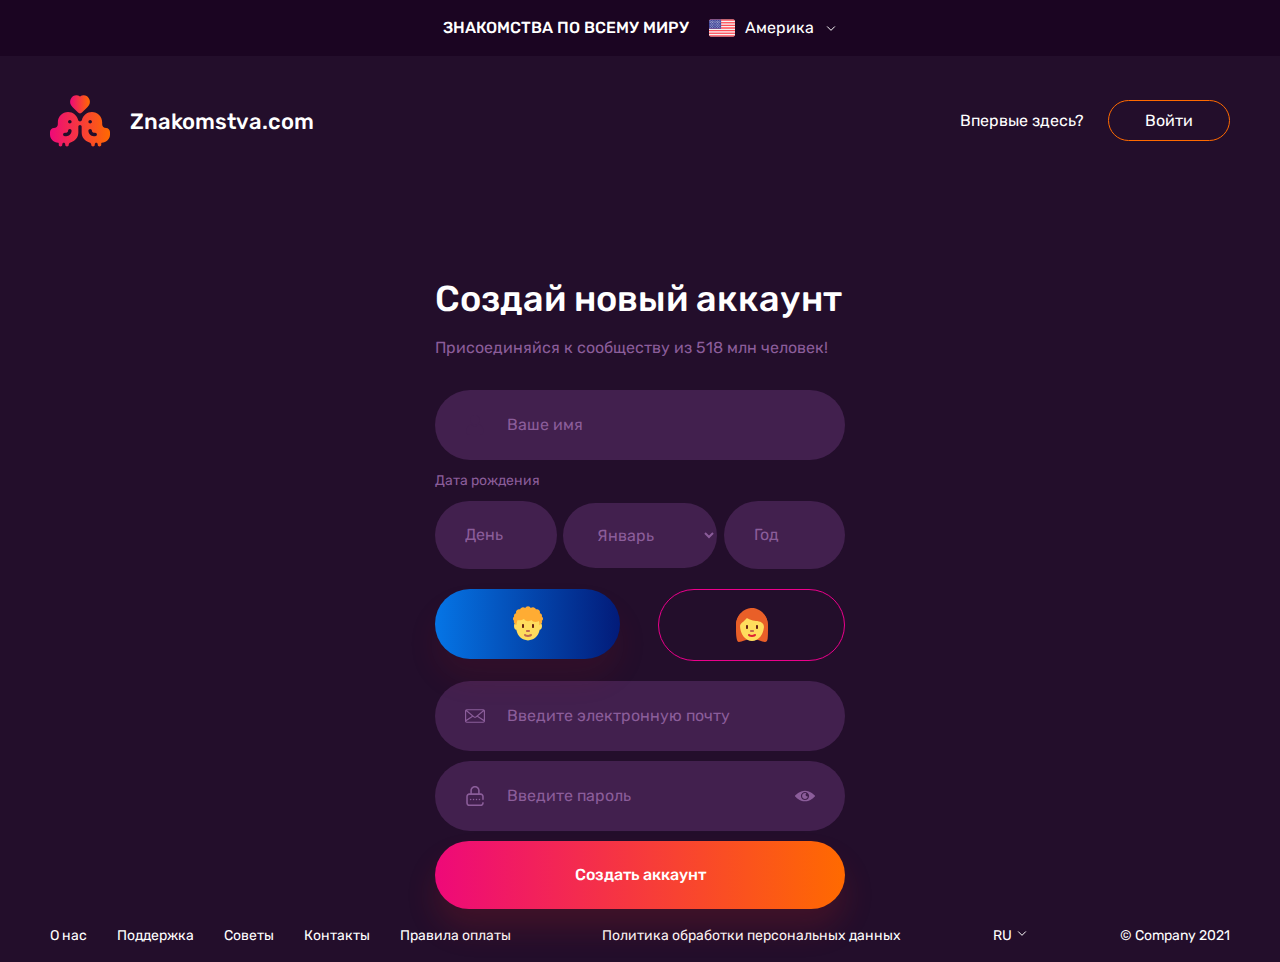
<file: sign-up.html>
<!DOCTYPE html>
<html lang="en">

<head>
    <meta charset="UTF-8">
    <meta http-equiv="X-UA-Compatible" content="IE=edge">
    <meta name="viewport" content="width=device-width, initial-scale=1.0">
    <title>Znakomstva.com</title>
    <link rel="icon" href="./img/logo.svg" sizes="16x16">
    <link rel="preconnect" href="https://fonts.googleapis.com">
    <link rel="preconnect" href="https://fonts.gstatic.com" crossorigin>
    <link href="https://fonts.googleapis.com/css2?family=Rubik:wght@400;500&display=swap" rel="stylesheet">
    <link rel="stylesheet" href="./css/index.css">
</head>

<body>
    <header class="header">
        <div class="header__top">
            <div class="country">
                <span class="country__title">Знакомства по всему миру</span>
                <div class="country__choose">
                    <img class="country__flag" src="./img/usa-icon.svg" alt="America">
                    <span class="country__name">Америка</span>
                    <img class="country__arrow" src="./img/dropdown-icon.svg" alt="America">
                </div>
            </div>
        </div>
        <div class="container">
            <div class="header__bottom">
                <div class="logo">
                    <a class="logo__link" href="./index.html">
                        <img class="logo__icon" src="./img/logo.svg" alt="Znakomstva.com">
                        <span class="logo__text">Znakomstva.com</span>
                    </a>
                </div>
                <div class="auth">
                    <span class="auth__title">Впервые здесь?</span>
                    <a href="./index.html" class="auth__btn">Войти</a>
                </div>
            </div>
        </div>
    </header>

    <main class="sign-up">

        <svg class="jelly__left" viewBox="0 0 200 200">
            <defs>
                <linearGradient id="gradient" gradientTransform="rotate(90)">
                    <stop id="gradientStop1" offset="0%" stop-color="#FF6A00" />
                    <stop id="gradientStop2 " offset="100%" stop-color="#EE0979" />
                </linearGradient>
            </defs>
            <path d="" fill="url('#gradient')"></path>
        </svg>

        <svg class="jelly__right" viewBox="0 0 200 200">
            <defs>
                <linearGradient id="gradient" gradientTransform="rotate(90)">
                    <stop id="gradientStop1" offset="0%" stop-color="#FF6A00" />
                    <stop id="gradientStop2 " offset="100%" stop-color="#EE0979" />
                </linearGradient>
            </defs>
            <path d="" fill="url('#gradient')"></path>
        </svg>

        <section class="hero">
            <div class="container">
                <div class="hero__content">
                    <form class="auth-form">
                        <h3 class="auth-form__title">Создай новый аккаунт</h3>
                        <span class="auth-form__subtitle">Присоединяйся к сообществу из 518 млн человек!</span>
                        <label class="auth-form__label">
                            <img class="auth-form__icon" src="./img/user-icon.svg" alt="Электронная почта">
                            <input class="auth-form__input" type="text" placeholder="Ваше имя">
                        </label>


                        <span class="auth-form__date">Дата рождения</span>
                        <label class="auth-form__label">
                            <input type="text" class="auth-form__day" placeholder="День">
                            <select>
                                <option>Январь</option>
                                <option>Февраль</option>
                                <option>Март</option>
                                <option>Апрель</option>
                                <option>Май</option>
                                <option>Июнь</option>
                                <option>Июль</option>
                                <option>Август</option>
                                <option>Сентябрь</option>
                                <option>Октябрь</option>
                                <option>Ноябрь</option>
                                <option>Декабрь</option>
                            </select>
                            <input type="text" class="auth-form__year" placeholder="Год">
                        </label>

                        <div class="auth-form__sex">
                            <div>
                                <img src="./img/male-icon.svg" alt="Man">
                            </div>
                            <div>
                                <img src="./img/female-icon.svg" alt="Woman">
                            </div>
                        </div>


                        <label class="auth-form__label">
                            <img class="auth-form__icon" src="./img/email.svg" alt="Электронная почта">
                            <input class="auth-form__input" type="text" placeholder="Введите электронную почту">
                        </label>
                        <label class="auth-form__label">
                            <img class="auth-form__icon" src="./img/password-icon.svg" alt="Пароль">
                            <input class="auth-form__input" type="password" placeholder="Введите пароль">
                            <img class="auth-form__eye" src="./img/password-icon-eye.svg" alt="Hide password">
                        </label>
                        <button class="btn-gradient">Создать аккаунт</button>
                    </form>
                </div>
            </div>
        </section>
    </main>

    <footer class="footer">
        <div class="container">
            <div class="footer__content">
                <nav class="footer-nav">
                    <ul class="footer-nav__list">
                        <li class="footer-nav__item">
                            <a class="footer-nav__link" href="#">О нас</a>
                        </li>
                        <li class="footer-nav__item">
                            <a class="footer-nav__link" href="#">Поддержка</a>
                        </li>
                        <li class="footer-nav__item">
                            <a class="footer-nav__link" href="#">Советы</a>
                        </li>
                        <li class="footer-nav__item">
                            <a class="footer-nav__link" href="#">Контакты</a>
                        </li>
                        <li class="footer-nav__item">
                            <a class="footer-nav__link" href="#">Правила оплаты</a>
                        </li>
                    </ul>
                </nav>
                <a href="#" class="footer__policy">
                    Политика обработки персональных данных
                </a>
                <div class="footer-lang">
                    <span>RU</span>
                    <img src="./img/dropdown-icon.svg" alt="RU">
                </div>
                <span class="footer__copyright">© Company 2021</span>
            </div>
        </div>
    </footer>


    <script type="module" src="./js/svg.js"></script>
</body>

</html>
</file>
<file: css/index.css>
.header__top {
  background: #1B0522;
  display: -webkit-box;
  display: -ms-flexbox;
  display: flex;
  -webkit-box-pack: center;
      -ms-flex-pack: center;
          justify-content: center;
  padding: 15px 0;
}

.header__bottom {
  display: -webkit-box;
  display: -ms-flexbox;
  display: flex;
  -webkit-box-pack: justify;
      -ms-flex-pack: justify;
          justify-content: space-between;
  -webkit-box-align: center;
      -ms-flex-align: center;
          align-items: center;
  padding: 35px 0;
}

.header-user {
  display: -webkit-box;
  display: -ms-flexbox;
  display: flex;
  -webkit-box-align: center;
      -ms-flex-align: center;
          align-items: center;
}

.header-user__photo {
  border-radius: 50%;
  margin-right: 15px;
}

.header-user__name {
  font-family: Rubik;
  font-style: normal;
  font-weight: 400;
  font-size: 16px;
  line-height: 150%;
  color: #ffffff;
}

.header-country {
  display: -webkit-box;
  display: -ms-flexbox;
  display: flex;
  -webkit-box-align: center;
      -ms-flex-align: center;
          align-items: center;
  cursor: pointer;
}

.header-country__name {
  font-family: Rubik;
  font-style: normal;
  font-weight: 400;
  font-size: 16px;
  line-height: 150%;
  color: #ffffff;
  margin-right: 10px;
}

.header-nav__list {
  display: -webkit-box;
  display: -ms-flexbox;
  display: flex;
}

.header-nav__item {
  margin-right: 50px;
}

.header-nav__item:last-child {
  margin-right: 0;
}

.header-nav__link {
  font-family: Rubik;
  font-style: normal;
  font-weight: 400;
  font-size: 16px;
  line-height: 150%;
  position: relative;
  color: #ffffff;
  -webkit-transition: 0.3s;
  transition: 0.3s;
}

.header-nav__link.active {
  color: #FE6703;
}

.header-nav__link.active::before {
  -webkit-transform: scale(1);
          transform: scale(1);
}

.header-nav__link::before {
  content: '';
  position: absolute;
  left: 0;
  bottom: -44px;
  width: 100%;
  height: 4px;
  background: -webkit-gradient(linear, left top, right top, from(#EE0979), to(#FF6A00));
  background: linear-gradient(90deg, #EE0979 0%, #FF6A00 100%);
  -webkit-transform: scale(0);
          transform: scale(0);
  -webkit-transition: 0.3s;
  transition: 0.3s;
}

.header-nav__link:hover {
  color: #FE6703;
}

.header-nav__link:hover::before {
  -webkit-transform: scale(1);
          transform: scale(1);
}

.country {
  display: -webkit-box;
  display: -ms-flexbox;
  display: flex;
  -webkit-box-align: center;
      -ms-flex-align: center;
          align-items: center;
}

.country__title {
  font-family: Rubik;
  font-style: normal;
  font-weight: 500;
  font-size: 16px;
  line-height: 150%;
  text-transform: uppercase;
  color: #ffffff;
  margin-right: 20px;
}

.country__name {
  font-family: Rubik;
  font-style: normal;
  font-weight: 400;
  font-size: 16px;
  line-height: 150%;
  color: #ffffff;
  margin: 0 10px;
}

.country__choose {
  display: -webkit-box;
  display: -ms-flexbox;
  display: flex;
  -webkit-box-align: center;
      -ms-flex-align: center;
          align-items: center;
  cursor: pointer;
}

.logo__link {
  display: -webkit-box;
  display: -ms-flexbox;
  display: flex;
  -webkit-box-align: center;
      -ms-flex-align: center;
          align-items: center;
  text-decoration: none;
}

.logo__text {
  font-family: Rubik;
  font-style: normal;
  font-weight: 500;
  font-size: 22px;
  line-height: 150%;
  color: #ffffff;
  margin-left: 20px;
}

.auth__title, .auth__btn {
  font-family: Rubik;
  font-style: normal;
  font-weight: 400;
  font-size: 16px;
  line-height: 150%;
  color: #ffffff;
}

.auth__btn {
  background-color: transparent;
  border: 1px solid #FF6A00;
  border-radius: 50px;
  padding: 10px 36px;
  -webkit-box-sizing: border-box;
          box-sizing: border-box;
  margin-left: 20px;
  cursor: pointer;
}

.auth-form {
  padding-top: 50px;
  max-width: 410px;
  margin: 0 auto;
  text-align: left;
}

.auth-form__title {
  font-family: Rubik;
  font-style: normal;
  font-weight: 500;
  font-size: 36px;
  line-height: 150%;
  color: #ffffff;
  margin-bottom: 10px;
}

.auth-form__subtitle {
  font-family: Rubik;
  font-style: normal;
  font-weight: 400;
  font-size: 16px;
  line-height: 150%;
  display: inline-block;
  color: #8B5D9A;
  margin-bottom: 30px;
}

.auth-form__label {
  display: -webkit-box;
  display: -ms-flexbox;
  display: flex;
  -webkit-box-align: center;
      -ms-flex-align: center;
          align-items: center;
  background-color: #42204E;
  padding: 22px 30px;
  border-radius: 50px;
  margin-bottom: 10px;
}

.auth-form__input {
  font-family: Rubik;
  font-style: normal;
  font-weight: 400;
  font-size: 16px;
  line-height: 150%;
  width: 100%;
  margin-left: 20px;
  background-color: transparent;
  outline: none;
  border: none;
  color: #8B5D9A;
}

.auth-form__input::-webkit-input-placeholder {
  font-family: Rubik;
  font-style: normal;
  font-weight: 400;
  font-size: 16px;
  line-height: 150%;
  color: #8B5D9A;
}

.auth-form__input:-ms-input-placeholder {
  font-family: Rubik;
  font-style: normal;
  font-weight: 400;
  font-size: 16px;
  line-height: 150%;
  color: #8B5D9A;
}

.auth-form__input::-ms-input-placeholder {
  font-family: Rubik;
  font-style: normal;
  font-weight: 400;
  font-size: 16px;
  line-height: 150%;
  color: #8B5D9A;
}

.auth-form__input::placeholder {
  font-family: Rubik;
  font-style: normal;
  font-weight: 400;
  font-size: 16px;
  line-height: 150%;
  color: #8B5D9A;
}

.auth-form__eye {
  margin-left: 20px;
}

.auth-form__forgot {
  font-family: Rubik;
  font-style: normal;
  font-weight: 400;
  font-size: 14px;
  line-height: 150%;
  text-align: center;
  margin-top: 20px;
  color: #8B5D9A;
  cursor: pointer;
}

.auth-form__date {
  font-family: Rubik;
  font-style: normal;
  font-weight: 400;
  font-size: 14px;
  line-height: 150%;
  display: inline-block;
  color: #8B5D9A;
  margin-bottom: 10px;
}

.auth-form__date + .auth-form__label {
  background-color: transparent;
  display: -webkit-box;
  display: -ms-flexbox;
  display: flex;
  -webkit-box-pack: justify;
      -ms-flex-pack: justify;
          justify-content: space-between;
  padding: 0;
  width: 100%;
}

.auth-form__date + .auth-form__label input, .auth-form__date + .auth-form__label select {
  font-family: Rubik;
  font-style: normal;
  font-weight: 400;
  font-size: 16px;
  line-height: 150%;
  padding: 22px 30px;
  border-radius: 50px;
  background-color: #42204E;
  border: none;
  outline: none;
  color: #8B5D9A;
}

.auth-form__date + .auth-form__label input {
  width: 15%;
}

.auth-form__date + .auth-form__label input::-webkit-input-placeholder {
  font-family: Rubik;
  font-style: normal;
  font-weight: 400;
  font-size: 16px;
  line-height: 150%;
  color: #8B5D9A;
}

.auth-form__date + .auth-form__label input:-ms-input-placeholder {
  font-family: Rubik;
  font-style: normal;
  font-weight: 400;
  font-size: 16px;
  line-height: 150%;
  color: #8B5D9A;
}

.auth-form__date + .auth-form__label input::-ms-input-placeholder {
  font-family: Rubik;
  font-style: normal;
  font-weight: 400;
  font-size: 16px;
  line-height: 150%;
  color: #8B5D9A;
}

.auth-form__date + .auth-form__label input::placeholder {
  font-family: Rubik;
  font-style: normal;
  font-weight: 400;
  font-size: 16px;
  line-height: 150%;
  color: #8B5D9A;
}

.auth-form__sex {
  display: -webkit-box;
  display: -ms-flexbox;
  display: flex;
  -webkit-box-pack: justify;
      -ms-flex-pack: justify;
          justify-content: space-between;
  margin: 20px 0;
}

.auth-form__sex div {
  display: -webkit-box;
  display: -ms-flexbox;
  display: flex;
  -webkit-box-align: center;
      -ms-flex-align: center;
          align-items: center;
  -webkit-box-pack: center;
      -ms-flex-pack: center;
          justify-content: center;
  cursor: pointer;
  width: 185px;
  height: 70px;
  border-radius: 50px;
}

.auth-form__sex div:first-of-type {
  background: -webkit-gradient(linear, left top, right top, from(#0575E6), to(#021B79));
  background: linear-gradient(90deg, #0575E6 0%, #021B79 100%);
  -webkit-box-shadow: 0px 20px 30px rgba(179, 34, 31, 0.1);
          box-shadow: 0px 20px 30px rgba(179, 34, 31, 0.1);
}

.auth-form__sex div:last-of-type {
  border: 1px solid #EC008C;
}

.btn-gradient {
  font-family: Rubik;
  font-style: normal;
  font-weight: 500;
  font-size: 16px;
  line-height: 150%;
  width: 100%;
  border: none;
  outline: none;
  padding: 22px 30px;
  border-radius: 50px;
  background: -webkit-gradient(linear, left top, right top, from(#EE0979), to(#FF6A00));
  background: linear-gradient(90deg, #EE0979 0%, #FF6A00 100%);
  -webkit-box-shadow: 0px 20px 30px rgba(179, 34, 31, 0.2);
          box-shadow: 0px 20px 30px rgba(179, 34, 31, 0.2);
  text-align: center;
  color: #ffffff;
  cursor: pointer;
}

.input {
  font-family: Rubik;
  font-style: normal;
  font-weight: 400;
  font-size: 16px;
  line-height: 150%;
  width: 100%;
  background-color: #42204E;
  outline: none;
  border: none;
  color: #8B5D9A;
  padding: 22px 30px;
  -webkit-box-sizing: border-box;
          box-sizing: border-box;
  border-radius: 50px;
  width: 380px;
}

.input::-webkit-input-placeholder {
  font-family: Rubik;
  font-style: normal;
  font-weight: 400;
  font-size: 16px;
  line-height: 150%;
  color: #8B5D9A;
}

.input:-ms-input-placeholder {
  font-family: Rubik;
  font-style: normal;
  font-weight: 400;
  font-size: 16px;
  line-height: 150%;
  color: #8B5D9A;
}

.input::-ms-input-placeholder {
  font-family: Rubik;
  font-style: normal;
  font-weight: 400;
  font-size: 16px;
  line-height: 150%;
  color: #8B5D9A;
}

.input::placeholder {
  font-family: Rubik;
  font-style: normal;
  font-weight: 400;
  font-size: 16px;
  line-height: 150%;
  color: #8B5D9A;
}

.footer__content {
  display: -webkit-box;
  display: -ms-flexbox;
  display: flex;
  -webkit-box-align: center;
      -ms-flex-align: center;
          align-items: center;
  -webkit-box-pack: justify;
      -ms-flex-pack: justify;
          justify-content: space-between;
}

.footer-nav__list {
  display: -webkit-box;
  display: -ms-flexbox;
  display: flex;
}

.footer-nav__link {
  font-family: Rubik;
  font-style: normal;
  font-weight: 400;
  font-size: 14px;
  line-height: 150%;
  color: #ffffff;
}

.footer-nav__item {
  margin-right: 30px;
}

.footer-nav__item:last-child {
  margin-right: 0;
}

.footer-lang, .footer__copyright, .footer__policy {
  font-family: Rubik;
  font-style: normal;
  font-weight: 400;
  font-size: 14px;
  line-height: 150%;
  color: #ffffff;
}

.widgets {
  display: -webkit-box;
  display: -ms-flexbox;
  display: flex;
  -webkit-box-align: center;
      -ms-flex-align: center;
          align-items: center;
}

.widgets__search {
  margin-right: 20px;
}

.notification {
  position: relative;
}

.notification__count {
  font-family: Rubik;
  font-style: normal;
  font-weight: 500;
  font-size: 10px;
  line-height: 150%;
  position: absolute;
  right: -50%;
  top: -50%;
  -webkit-transform: translateX(25%);
          transform: translateX(25%);
  color: #ffffff;
  background: -webkit-gradient(linear, left top, right top, from(#EE0979), to(#FF6A00));
  background: linear-gradient(90deg, #EE0979 0%, #FF6A00 100%);
  border-radius: 20px;
  padding: 2px 5px;
}

.hero {
  min-height: calc(100vh - 240px);
}

.hero__content {
  max-width: 850px;
  margin: auto;
  color: #ffffff;
  text-align: center;
  padding-top: 10vh;
}

.hero__title {
  font-family: Rubik;
  font-style: normal;
  font-weight: 500;
  font-size: 60px;
  line-height: 150%;
  margin-bottom: 10px;
}

.hero__description {
  font-family: Rubik;
  font-style: normal;
  font-weight: 400;
  font-size: 16px;
  line-height: 150%;
}

.profile {
  padding: 30px 0;
  width: 980px;
  min-height: 600px;
}

.profile__swiper {
  position: relative;
  overflow: hidden;
}

.profile__swiper .swiper-button-prev,
.profile__swiper .swiper-button-next {
  width: 70px;
  height: 70px;
  border-radius: 50%;
  border: 2px solid #FF6A00;
}

.profile__swiper .swiper-button-prev:hover,
.profile__swiper .swiper-button-next:hover {
  background: -webkit-gradient(linear, left top, right top, from(#EE0979), to(#FF6A00));
  background: linear-gradient(90deg, #EE0979 0%, #FF6A00 100%);
}

.profile__swiper .swiper-button-prev::before, .profile__swiper .swiper-button-prev::after,
.profile__swiper .swiper-button-next::before,
.profile__swiper .swiper-button-next::after {
  font-size: 0;
}

.profile__swiper .swiper-button-prev svg,
.profile__swiper .swiper-button-next svg {
  width: 15px;
  height: 8px;
}

.profile__swiper .swiper-button-prev {
  left: 0;
}

.profile__swiper .swiper-button-prev svg {
  -webkit-transform: scale(4) rotate(90deg);
          transform: scale(4) rotate(90deg);
}

.profile__swiper .swiper-button-next {
  right: 0;
}

.profile__swiper .swiper-button-next svg {
  -webkit-transform: scale(4) rotate(-90deg);
          transform: scale(4) rotate(-90deg);
}

.profile__content {
  display: -webkit-box;
  display: -ms-flexbox;
  display: flex;
  color: #ffffff;
  padding: 0 100px;
}

.profile__info {
  padding-left: 50px;
}

.profile__name {
  font-family: Rubik;
  font-style: normal;
  font-weight: 500;
  font-size: 32px;
  line-height: 150%;
  margin: 0;
}

.profile .btn-hi {
  margin: 10px 0 30px;
}

.profile__border_dashed {
  border: 1px dashed #4a2956;
  height: 0;
  width: 100%;
  margin: 0 20px;
}

.profile__height, .profile__goal, .profile__weight, .profile__price, .profile__eye-color, .profile__hair-color {
  font-family: Rubik;
  font-style: normal;
  font-weight: 400;
  font-size: 16px;
  line-height: 150%;
  display: -webkit-box;
  display: -ms-flexbox;
  display: flex;
  -webkit-box-align: center;
      -ms-flex-align: center;
          align-items: center;
  white-space: nowrap;
  margin-bottom: 10px;
}

.profile__price {
  font-family: Rubik;
  font-style: normal;
  font-weight: 500;
  font-size: 18px;
  line-height: 150%;
  margin-bottom: 20px;
}

.profile__desc-label {
  font-family: Rubik;
  font-style: normal;
  font-weight: 500;
  font-size: 18px;
  line-height: 150%;
  margin: 30px 0 5px;
}

.profile__description {
  font-family: Rubik;
  font-style: normal;
  font-weight: 400;
  font-size: 16px;
  line-height: 150%;
  margin-bottom: 20px;
}

.profile__date {
  font-family: Rubik;
  font-style: normal;
  font-weight: 400;
  font-size: 14px;
  line-height: 150%;
  color: #8b5d9a;
}

.profile__save {
  position: absolute;
  left: 30px;
  top: 30px;
  cursor: pointer;
}

.profile__like {
  position: absolute;
  bottom: 30px;
  left: 50%;
  -webkit-transform: translateX(-50%);
          transform: translateX(-50%);
  display: -webkit-box;
  display: -ms-flexbox;
  display: flex;
  -webkit-box-align: center;
      -ms-flex-align: center;
          align-items: center;
  -webkit-box-pack: center;
      -ms-flex-pack: center;
          justify-content: center;
  background: -webkit-gradient(linear, left top, right top, from(#ee0979), to(#ff6a00));
  background: linear-gradient(90deg, #ee0979 0%, #ff6a00 100%);
  width: 60px;
  height: 60px;
  border-radius: 50%;
  cursor: pointer;
}

.profile__photo {
  position: relative;
}

.profile__photo img {
  width: 380px;
  height: 500px;
}

.profile__photos_little {
  padding-top: 10px;
  display: -webkit-box;
  display: -ms-flexbox;
  display: flex;
  -webkit-box-pack: justify;
      -ms-flex-pack: justify;
          justify-content: space-between;
}

.profile__photo_litte {
  width: 90px;
  height: 90px;
}

.sign-up .hero__content {
  padding-top: 0;
}

.ankets .top-meetings__title {
  font-family: Rubik;
  font-style: normal;
  font-weight: 500;
  font-size: 28px;
  line-height: 150%;
  color: #ffffff;
  margin: 0 0 20px;
}

.ankets .top-meetings__content {
  margin-bottom: 50px;
}

.ankets .top-item {
  position: relative;
  overflow: hidden;
  border-radius: 30px;
}

.ankets .top-item__image {
  width: 100%;
  height: 350px;
}

.ankets .top-item__content {
  position: absolute;
  left: 0;
  bottom: 0;
  padding: 20px 20px 70px;
}

.ankets .top-item__name {
  font-family: Rubik;
  font-style: normal;
  font-weight: 500;
  font-size: 16px;
  line-height: 150%;
  color: #ffffff;
  margin: 0 0 2px;
}

.ankets .top-item__country {
  font-family: Rubik;
  font-style: normal;
  font-weight: 400;
  font-size: 12px;
  line-height: 150%;
  display: -webkit-box;
  display: -ms-flexbox;
  display: flex;
  -webkit-box-align: center;
      -ms-flex-align: center;
          align-items: center;
  color: #ffffff;
}

.ankets .top-item__country img {
  margin-right: 5px;
}

.ankets .top-item .btn-hi {
  position: absolute;
  left: 0;
  bottom: 0;
}

.row {
  display: -webkit-box;
  display: -ms-flexbox;
  display: flex;
  -ms-flex-wrap: wrap;
      flex-wrap: wrap;
  margin: -10px;
}

.row__column {
  padding: 10px;
  -webkit-box-sizing: border-box;
          box-sizing: border-box;
  width: 20%;
}

.btn-hi {
  font-family: Rubik;
  font-style: normal;
  font-weight: 500;
  font-size: 14px;
  line-height: 150%;
  display: -webkit-box;
  display: -ms-flexbox;
  display: flex;
  -webkit-box-align: center;
      -ms-flex-align: center;
          align-items: center;
  background: -webkit-gradient(linear, left top, right top, from(#EE0979), to(#FF6A00));
  background: linear-gradient(90deg, #EE0979 0%, #FF6A00 100%);
  border-radius: 40px;
  cursor: pointer;
  border: none;
  outline: none;
  color: #ffffff;
  padding: 15px 30px;
}

.btn-hi img {
  margin-left: 10px;
}

.profile-sidebar {
  background: #1B0522;
  border-radius: 30px;
  padding: 30px;
  min-width: 250px;
  -ms-flex-item-align: start;
      align-self: flex-start;
}

.profile-sidebar__link {
  font-family: Rubik;
  font-style: normal;
  font-weight: 400;
  font-size: 16px;
  line-height: 150%;
  display: -webkit-box;
  display: -ms-flexbox;
  display: flex;
  -webkit-box-align: center;
      -ms-flex-align: center;
          align-items: center;
  color: #ffffff;
}

.profile-sidebar__link svg {
  margin-right: 25px;
}

.profile-sidebar__link svg path {
  -webkit-transition: 0.3s;
  transition: 0.3s;
}

.profile-sidebar__item {
  position: relative;
  margin-bottom: 20px;
}

.profile-sidebar__item:last-child {
  margin-top: 50px;
}

.profile-sidebar__item::before {
  content: '';
  position: absolute;
  left: -30px;
  top: 0;
  width: 2px;
  height: 24px;
  background: #FF6A00;
  -webkit-transform: scale(0);
          transform: scale(0);
  -webkit-transition: 0.3s;
  transition: 0.3s;
}

.profile-sidebar__item:hover::before, .profile-sidebar__item_active::before {
  -webkit-transform: scale(1);
          transform: scale(1);
}

.profile-sidebar__item:hover path, .profile-sidebar__item_active path {
  fill: #FF6A00;
}

.profile-page .title {
  margin-bottom: 20px;
}

.profile-page__row {
  display: -webkit-box;
  display: -ms-flexbox;
  display: flex;
}

.profile-page__wrapper {
  display: -webkit-box;
  display: -ms-flexbox;
  display: flex;
  padding: 30px 0 50px;
}

.profile-page__content {
  padding-left: 20px;
}

.profile-page__avatar {
  width: 100%;
  height: 370px;
}

.profile-page__photos_little {
  padding-top: 8px;
  display: -webkit-box;
  display: -ms-flexbox;
  display: flex;
}

.profile-page__camera {
  border: 2px solid #925FA4;
  border-radius: 30px;
  -webkit-box-sizing: border-box;
          box-sizing: border-box;
  padding: 30px;
  margin-right: 8px;
}

.profile-page__camera:last-child {
  margin-right: 0;
}

.profile-form {
  padding-left: 20px;
}

.profile-form__title {
  font-family: Rubik;
  font-style: normal;
  font-weight: 500;
  font-size: 18px;
  line-height: 150%;
  color: #ffffff;
  margin: 0 0 20px;
}

.profile-form__label {
  display: -webkit-box;
  display: -ms-flexbox;
  display: flex;
  -webkit-box-align: center;
      -ms-flex-align: center;
          align-items: center;
  margin-bottom: 20px;
}

.profile-form__label.profile-form__birth-date {
  background-color: transparent;
  display: -webkit-box;
  display: -ms-flexbox;
  display: flex;
  -webkit-box-pack: justify;
      -ms-flex-pack: justify;
          justify-content: space-between;
  padding: 0;
  width: 100%;
}

.profile-form__label.profile-form__birth-date input, .profile-form__label.profile-form__birth-date select {
  font-family: Rubik;
  font-style: normal;
  font-weight: 400;
  font-size: 16px;
  line-height: 150%;
  padding: 22px 30px;
  border-radius: 50px;
  background-color: #42204E;
  border: none;
  outline: none;
  color: #8B5D9A;
}

.profile-form__label.profile-form__birth-date input {
  width: 15%;
}

.profile-form__label.profile-form__birth-date input::-webkit-input-placeholder {
  font-family: Rubik;
  font-style: normal;
  font-weight: 400;
  font-size: 16px;
  line-height: 150%;
  color: #8B5D9A;
}

.profile-form__label.profile-form__birth-date input:-ms-input-placeholder {
  font-family: Rubik;
  font-style: normal;
  font-weight: 400;
  font-size: 16px;
  line-height: 150%;
  color: #8B5D9A;
}

.profile-form__label.profile-form__birth-date input::-ms-input-placeholder {
  font-family: Rubik;
  font-style: normal;
  font-weight: 400;
  font-size: 16px;
  line-height: 150%;
  color: #8B5D9A;
}

.profile-form__label.profile-form__birth-date input::placeholder {
  font-family: Rubik;
  font-style: normal;
  font-weight: 400;
  font-size: 16px;
  line-height: 150%;
  color: #8B5D9A;
}

.profile-form__label.profile-form__birth-date input {
  width: 18%;
}

.profile-form__label.profile-form__birth-date select {
  margin: 0 5px;
}

.profile-form__text {
  font-family: Rubik;
  font-style: normal;
  font-weight: 400;
  font-size: 16px;
  line-height: 150%;
  color: #ffffff;
  width: 180px;
  margin-right: 20px;
}

.profile-form__gender {
  display: -webkit-box;
  display: -ms-flexbox;
  display: flex;
  -webkit-box-pack: justify;
      -ms-flex-pack: justify;
          justify-content: space-between;
  margin: 20px 0;
  margin: 0;
}

.profile-form__gender div {
  display: -webkit-box;
  display: -ms-flexbox;
  display: flex;
  -webkit-box-align: center;
      -ms-flex-align: center;
          align-items: center;
  -webkit-box-pack: center;
      -ms-flex-pack: center;
          justify-content: center;
  cursor: pointer;
  width: 185px;
  height: 70px;
  border-radius: 50px;
}

.profile-form__gender div:first-of-type {
  background: -webkit-gradient(linear, left top, right top, from(#0575E6), to(#021B79));
  background: linear-gradient(90deg, #0575E6 0%, #021B79 100%);
  -webkit-box-shadow: 0px 20px 30px rgba(179, 34, 31, 0.1);
          box-shadow: 0px 20px 30px rgba(179, 34, 31, 0.1);
}

.profile-form__gender div:last-of-type {
  border: 1px solid #EC008C;
}

.profile-form__gender div:first-of-type {
  margin-right: 10px;
}

.title {
  font-family: Rubik;
  font-style: normal;
  font-weight: 500;
  font-size: 28px;
  line-height: 150%;
  color: #ffffff;
}

body {
  margin: 0;
  background: #230e2b;
  overflow-x: hidden;
}

.container {
  max-width: 1180px;
  margin: 0 auto;
}

h1,
p {
  margin: 0;
}

ul {
  padding-left: 0;
  list-style-type: none;
}

a {
  text-decoration: none;
}

main {
  position: relative;
}

.jelly__left {
  position: absolute;
  left: -50%;
  top: -5%;
  width: 100vw;
  height: 80vh;
  z-index: -1;
}

.jelly__right {
  position: absolute;
  right: -50%;
  top: -5%;
  width: 100vw;
  height: 80vh;
  z-index: -1;
}
/*# sourceMappingURL=index.css.map */
</file>
